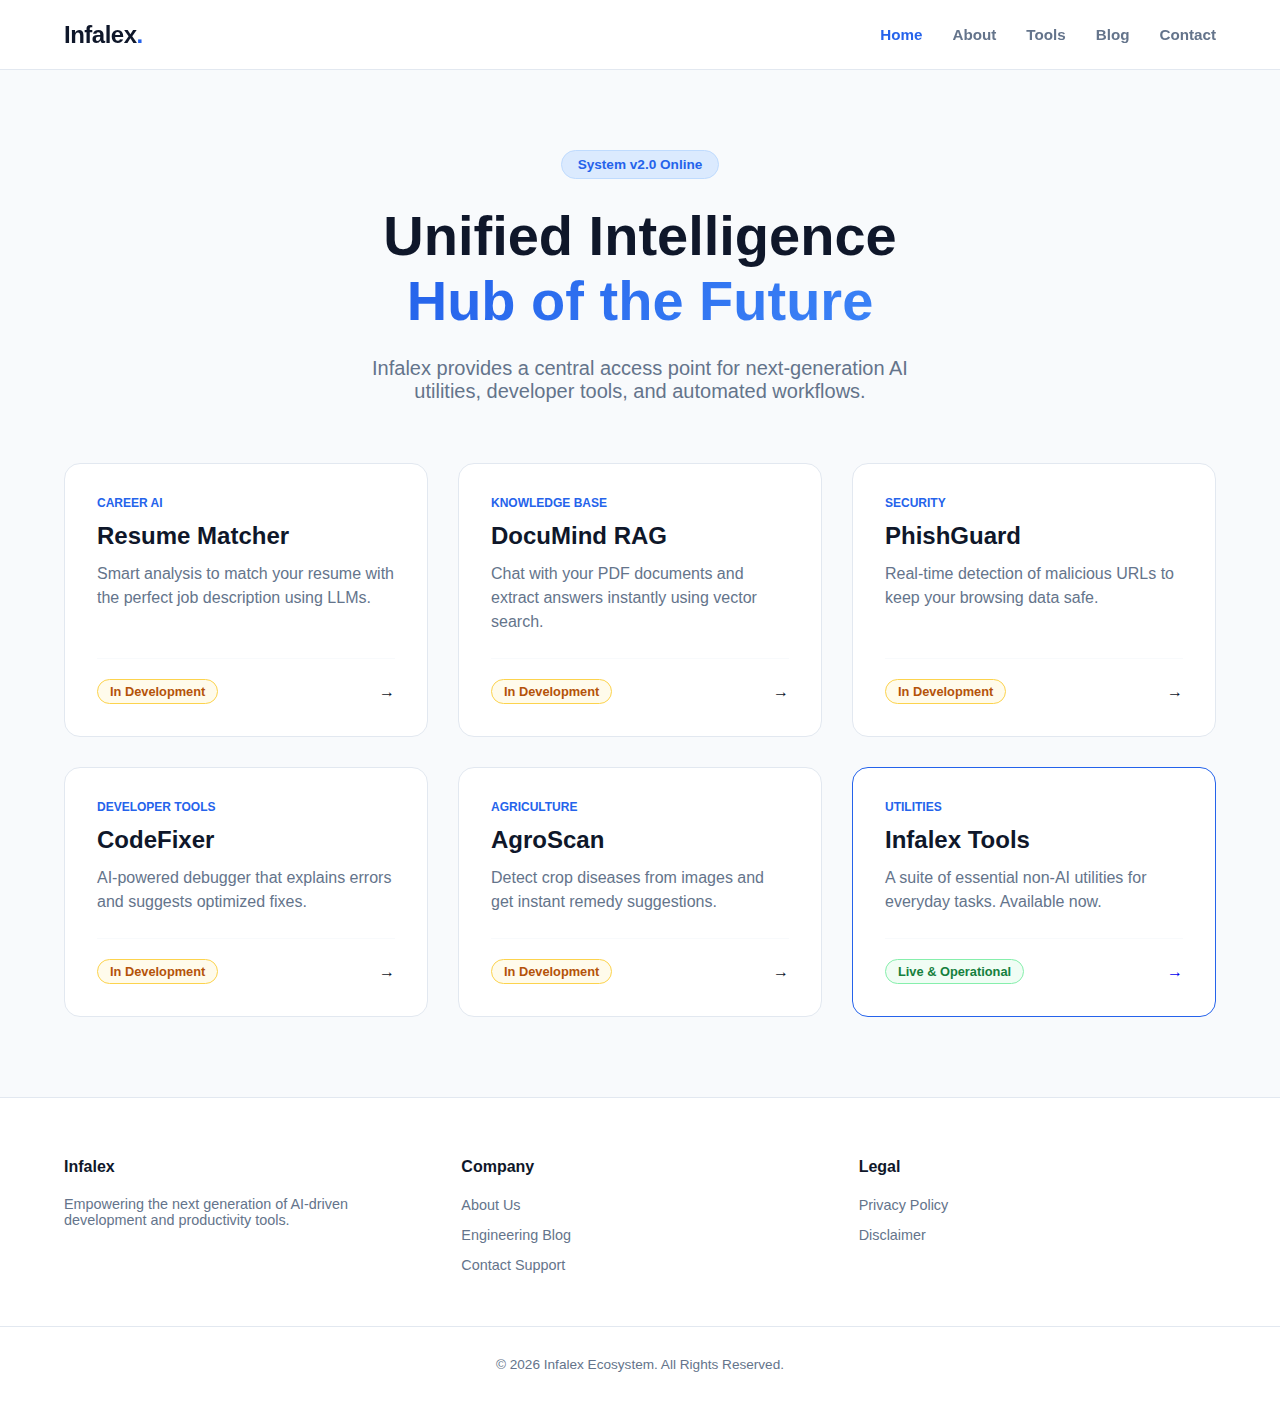
<file: index.html>
<!DOCTYPE html>
<html lang="en">
<head>
    <script async src="https://www.googletagmanager.com/gtag/js?id=G-162KWK3Q3L"></script>
    <script>
        window.dataLayer = window.dataLayer || [];
        function gtag() { dataLayer.push(arguments); }
        gtag('js', new Date());
        gtag('config', 'G-162KWK3Q3L');
    </script>
    <meta charset="UTF-8">
    <meta name="viewport" content="width=device-width, initial-scale=1.0">
    <title>Infalex | The AI Hub of the Future</title>
    <link rel="stylesheet" href="assets/css/style.css">
</head>
<body>

    <nav class="navbar">
        <div class="nav-container">
            <a href="index.html" class="nav-logo">Infalex<span>.</span></a>
            <div class="menu-toggle">☰</div>
            <ul class="nav-links">
                <li><a href="index.html" class="active">Home</a></li>
                <li><a href="about.html">About</a></li>
                <li><a href="https://tools.infalex.com">Tools</a></li>
                <li><a href="https://blog.infalex.com">Blog</a></li>
                <li><a href="contact.html">Contact</a></li>
            </ul>
        </div>
    </nav>

    <section class="hero">
        <div class="badge">System v2.0 Online</div>
        <h1>Unified Intelligence <br><span>Hub of the Future</span></h1>
        <p class="subtitle">Infalex provides a central access point for next-generation AI utilities, developer tools, and automated workflows.</p>
    </section>

    <div class="container">
        <div class="grid">

            <div class="card">
                <div class="card-header">
                    <span class="tag">Career AI</span>
                    <h3>Resume Matcher</h3>
                    <p>Smart analysis to match your resume with the perfect job description using LLMs.</p>
                </div>
                <div class="card-footer">
                    <span class="status dev">In Development</span>
                    <span class="arrow-icon">&rarr;</span>
                </div>
            </div>

            <div class="card">
                <div class="card-header">
                    <span class="tag">Knowledge Base</span>
                    <h3>DocuMind RAG</h3>
                    <p>Chat with your PDF documents and extract answers instantly using vector search.</p>
                </div>
                <div class="card-footer">
                    <span class="status dev">In Development</span>
                    <span class="arrow-icon">&rarr;</span>
                </div>
            </div>

            <div class="card">
                <div class="card-header">
                    <span class="tag">Security</span>
                    <h3>PhishGuard</h3>
                    <p>Real-time detection of malicious URLs to keep your browsing data safe.</p>
                </div>
                <div class="card-footer">
                    <span class="status dev">In Development</span>
                    <span class="arrow-icon">&rarr;</span>
                </div>
            </div>

            <div class="card">
                <div class="card-header">
                    <span class="tag">Developer Tools</span>
                    <h3>CodeFixer</h3>
                    <p>AI-powered debugger that explains errors and suggests optimized fixes.</p>
                </div>
                <div class="card-footer">
                    <span class="status dev">In Development</span>
                    <span class="arrow-icon">&rarr;</span>
                </div>
            </div>

            <div class="card">
                <div class="card-header">
                    <span class="tag">Agriculture</span>
                    <h3>AgroScan</h3>
                    <p>Detect crop diseases from images and get instant remedy suggestions.</p>
                </div>
                <div class="card-footer">
                    <span class="status dev">In Development</span>
                    <span class="arrow-icon">&rarr;</span>
                </div>
            </div>

            <a href="https://tools.infalex.com" style="text-decoration: none;">
                <div class="card" style="border-color: var(--primary);">
                    <div class="card-header">
                        <span class="tag">Utilities</span>
                        <h3>Infalex Tools</h3>
                        <p>A suite of essential non-AI utilities for everyday tasks. Available now.</p>
                    </div>
                    <div class="card-footer">
                        <span class="status live">Live & Operational</span>
                        <span class="arrow-icon" style="opacity: 1;">&rarr;</span>
                    </div>
                </div>
            </a>

        </div>
    </div>

    <footer>
        <div class="footer-container">
            <div class="footer-col">
                <h4>Infalex</h4>
                <p style="color: var(--text-muted); font-size: 0.9rem;">Empowering the next generation of AI-driven development and productivity tools.</p>
            </div>
            <div class="footer-col">
                <h4>Company</h4>
                <ul>
                    <li><a href="about.html">About Us</a></li>
                    <li><a href="https://blog.infalex.com">Engineering Blog</a></li>
                    <li><a href="contact.html">Contact Support</a></li>
                </ul>
            </div>
            <div class="footer-col">
                <h4>Legal</h4>
                <ul>
                    <li><a href="privacy.html">Privacy Policy</a></li>
                    <li><a href="disclaimer.html">Disclaimer</a></li>
                </ul>
            </div>
        </div>
        <div class="footer-bottom">
            <p>&copy; 2026 Infalex Ecosystem. All Rights Reserved.</p>
        </div>
    </footer>

    <script src="assets/js/script.js"></script>
</body>
</html>
</file>
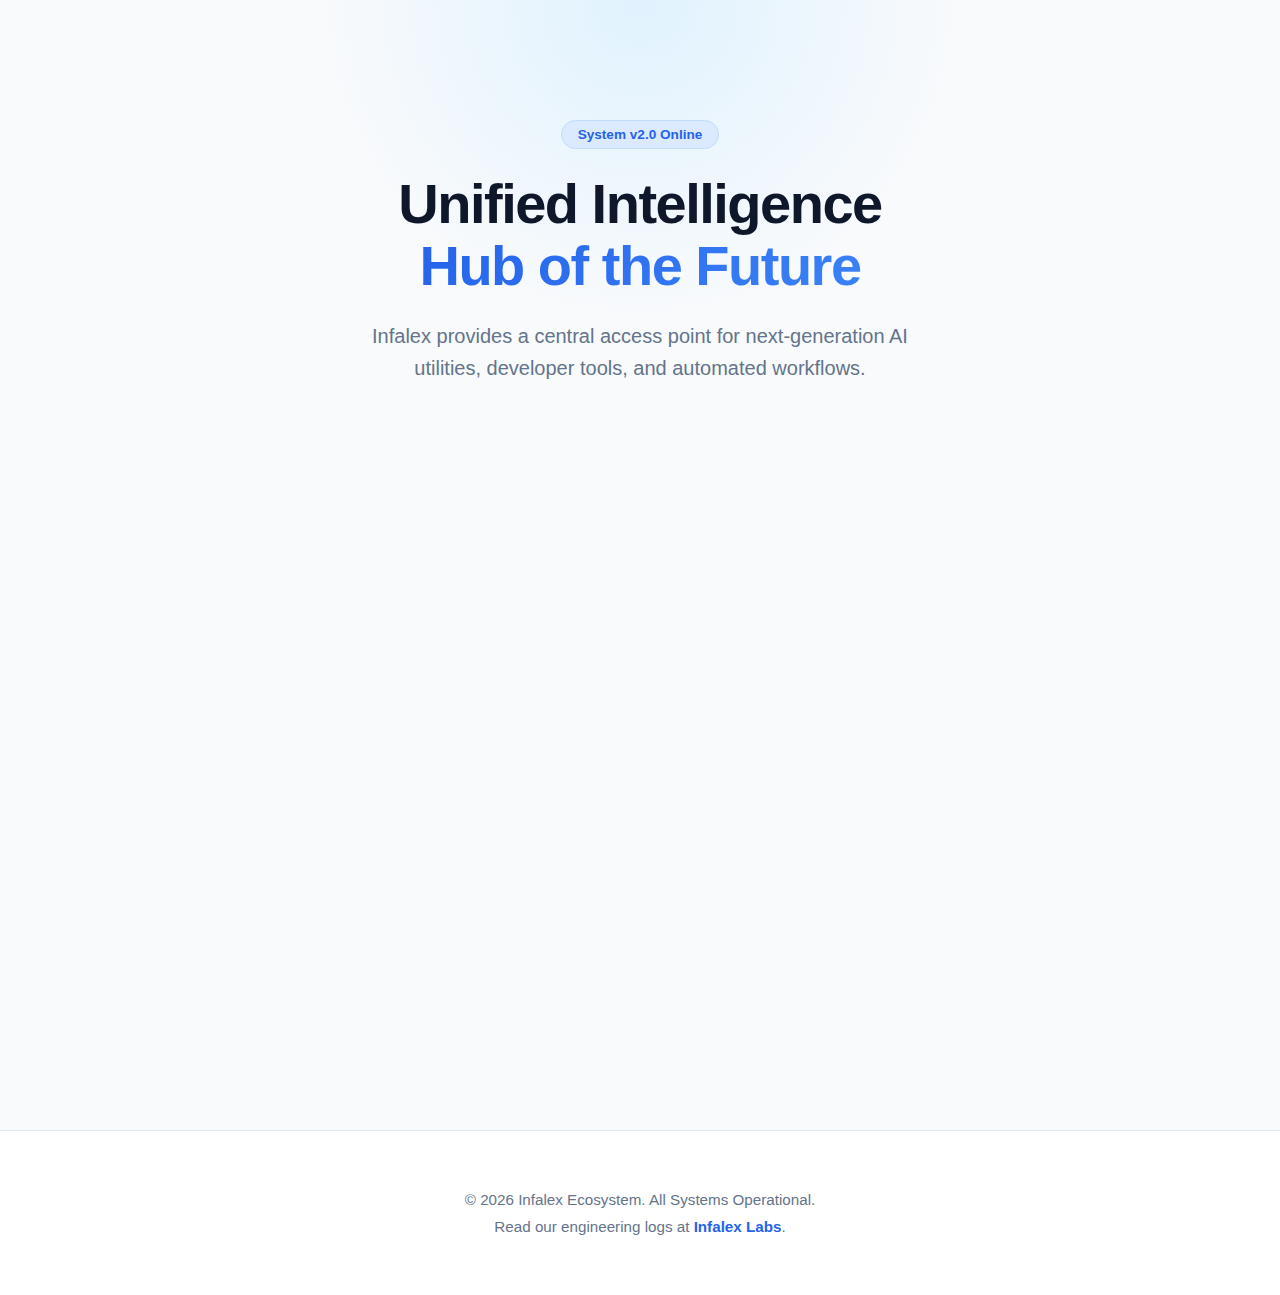
<file: infalex-hub/index.html>
<!DOCTYPE html>
<html lang="en">
<head>
    <meta charset="UTF-8">
    <meta name="viewport" content="width=device-width, initial-scale=1.0">
    <title>Infalex | The AI Hub of the Future</title>
    <style>
        /* --- CSS VARIABLES & RESET --- */
        :root {
            --primary: #2563eb;       /* Vibrant Blue */
            --primary-dark: #1e40af;  /* Darker Blue for Hover */
            --secondary: #3b82f6;     /* Lighter Blue */
            --bg-color: #f8fafc;      /* Very Light Blue/Grey Background */
            --surface: #ffffff;       /* White Cards */
            --text-main: #0f172a;     /* Dark Slate for Headings */
            --text-muted: #64748b;    /* Muted Grey for body text */
            --border: #e2e8f0;        /* Subtle Borders */
            --shadow-sm: 0 1px 3px rgba(0,0,0,0.05);
            --shadow-hover: 0 20px 25px -5px rgba(0,0,0,0.1), 0 10px 10px -5px rgba(0,0,0,0.04);
        }

        * { margin: 0; padding: 0; box-sizing: border-box; font-family: -apple-system, BlinkMacSystemFont, "Segoe UI", Roboto, Helvetica, Arial, sans-serif; }

        body {
            background-color: var(--bg-color);
            color: var(--text-main);
            min-height: 100vh;
            display: flex;
            flex-direction: column;
            overflow-x: hidden;
        }

        /* --- ANIMATIONS --- */
        @keyframes fadeUp {
            from { opacity: 0; transform: translateY(20px); }
            to { opacity: 1; transform: translateY(0); }
        }

        /* --- HERO SECTION --- */
        .hero {
            position: relative;
            padding: 120px 20px 80px;
            text-align: center;
            background: radial-gradient(circle at top center, #e0f2fe 0%, transparent 40%);
            animation: fadeUp 0.8s ease-out forwards;
        }

        .badge {
            display: inline-block;
            padding: 6px 16px;
            background: #dbeafe;
            color: var(--primary);
            border-radius: 50px;
            font-size: 0.85rem;
            font-weight: 600;
            margin-bottom: 24px;
            border: 1px solid #bfdbfe;
        }

        h1 {
            font-size: 3.5rem;
            font-weight: 800;
            letter-spacing: -1.5px;
            line-height: 1.1;
            margin-bottom: 24px;
            color: var(--text-main);
        }

        h1 span {
            background: linear-gradient(135deg, var(--primary) 0%, var(--secondary) 100%);
            -webkit-background-clip: text;
            -webkit-text-fill-color: transparent;
        }

        p.subtitle {
            font-size: 1.25rem;
            color: var(--text-muted);
            max-width: 600px;
            margin: 0 auto;
            line-height: 1.6;
        }

        /* --- GRID CONTAINER --- */
        .container {
            width: 90%;
            max-width: 1200px;
            margin: 0 auto;
            padding-bottom: 80px;
        }

        .grid {
            display: grid;
            grid-template-columns: repeat(auto-fit, minmax(320px, 1fr));
            gap: 30px;
            /* Staggered Animation for Grid */
            opacity: 0;
            animation: fadeUp 1s ease-out 0.3s forwards;
        }

        /* --- CARD DESIGN --- */
        .card {
            background: var(--surface);
            border: 1px solid var(--border);
            border-radius: 16px;
            padding: 32px;
            position: relative;
            transition: all 0.3s ease;
            box-shadow: var(--shadow-sm);
            cursor: default;
            display: flex;
            flex-direction: column;
            justify-content: space-between;
        }

        .card:hover {
            transform: translateY(-8px);
            box-shadow: var(--shadow-hover);
            border-color: #bfdbfe;
        }

        .card-header { margin-bottom: 16px; }

        .tag {
            font-size: 0.75rem;
            font-weight: 700;
            text-transform: uppercase;
            letter-spacing: 0.5px;
            color: var(--primary);
            margin-bottom: 12px;
            display: block;
        }

        .card h3 {
            font-size: 1.5rem;
            font-weight: 700;
            margin-bottom: 12px;
            color: var(--text-main);
            display: flex;
            align-items: center;
            gap: 10px;
        }

        .card p {
            color: var(--text-muted);
            font-size: 1rem;
            line-height: 1.5;
            margin-bottom: 24px;
        }

        /* --- STATUS & ACTION --- */
        .card-footer {
            display: flex;
            align-items: center;
            justify-content: space-between;
            margin-top: auto;
            border-top: 1px solid var(--bg-color);
            padding-top: 20px;
        }

        .status {
            font-size: 0.8rem;
            font-weight: 600;
            padding: 4px 12px;
            border-radius: 20px;
        }
        
        .status.dev { background: #fffbeb; color: #b45309; border: 1px solid #fcd34d; }
        .status.live { background: #f0fdf4; color: #15803d; border: 1px solid #86efac; }

        /* Animated Arrow */
        .arrow-icon {
            color: var(--primary);
            opacity: 0;
            transform: translateX(-10px);
            transition: all 0.3s ease;
            font-size: 1.2rem;
        }

        .card:hover .arrow-icon {
            opacity: 1;
            transform: translateX(0);
        }

        /* --- FOOTER --- */
        footer {
            margin-top: auto;
            padding: 60px 20px;
            text-align: center;
            background: #fff;
            border-top: 1px solid var(--border);
        }

        footer p { color: var(--text-muted); font-size: 0.95rem; }
        footer a { color: var(--primary); text-decoration: none; font-weight: 600; }
        footer a:hover { text-decoration: underline; }

        /* Responsive Fixes */
        @media (max-width: 768px) {
            h1 { font-size: 2.5rem; }
            .hero { padding: 80px 20px 60px; }
        }
    </style>
</head>
<body>

    <section class="hero">
        <div class="badge">System v2.0 Online</div>
        <h1>
            Unified Intelligence <br>
            <span>Hub of the Future</span>
        </h1>
        <p class="subtitle">
            Infalex provides a central access point for next-generation AI utilities, 
            developer tools, and automated workflows.
        </p>
    </section>

    <div class="container">
        <div class="grid">
            
            <div class="card">
                <div class="card-header">
                    <span class="tag">Career AI</span>
                    <h3>Resume Matcher</h3>
                    <p>Smart analysis to match your resume with the perfect job description using LLMs.</p>
                </div>
                <div class="card-footer">
                    <span class="status dev">In Development</span>
                    <span class="arrow-icon">&rarr;</span>
                </div>
            </div>

            <div class="card">
                <div class="card-header">
                    <span class="tag">Knowledge Base</span>
                    <h3>DocuMind RAG</h3>
                    <p>Chat with your PDF documents and extract answers instantly using vector search.</p>
                </div>
                <div class="card-footer">
                    <span class="status dev">In Development</span>
                    <span class="arrow-icon">&rarr;</span>
                </div>
            </div>

            <div class="card">
                <div class="card-header">
                    <span class="tag">Security</span>
                    <h3>PhishGuard</h3>
                    <p>Real-time detection of malicious URLs to keep your browsing data safe.</p>
                </div>
                <div class="card-footer">
                    <span class="status dev">In Development</span>
                    <span class="arrow-icon">&rarr;</span>
                </div>
            </div>

            <div class="card">
                <div class="card-header">
                    <span class="tag">Developer Tools</span>
                    <h3>CodeFixer</h3>
                    <p>AI-powered debugger that explains errors and suggests optimized fixes.</p>
                </div>
                <div class="card-footer">
                    <span class="status dev">In Development</span>
                    <span class="arrow-icon">&rarr;</span>
                </div>
            </div>

            <div class="card">
                <div class="card-header">
                    <span class="tag">Agriculture</span>
                    <h3>AgroScan</h3>
                    <p>Detect crop diseases from images and get instant remedy suggestions.</p>
                </div>
                <div class="card-footer">
                    <span class="status dev">In Development</span>
                    <span class="arrow-icon">&rarr;</span>
                </div>
            </div>

            <a href="https://tools.infalex.com" style="text-decoration: none;">
                <div class="card" style="border-color: var(--primary);">
                    <div class="card-header">
                        <span class="tag">Utilities</span>
                        <h3>Infalex Tools</h3>
                        <p>A suite of essential non-AI utilities for everyday tasks. Available now.</p>
                    </div>
                    <div class="card-footer">
                        <span class="status live">Live & Operational</span>
                        <span class="arrow-icon" style="opacity: 1;">&rarr;</span>
                    </div>
                </div>
            </a>

        </div>
    </div>

    <footer>
        <p>&copy; 2026 Infalex Ecosystem. All Systems Operational.</p>
        <p style="margin-top: 10px;">Read our engineering logs at <a href="https://blog.infalex.com">Infalex Labs</a>.</p>
    </footer>

</body>
</html>
</file>
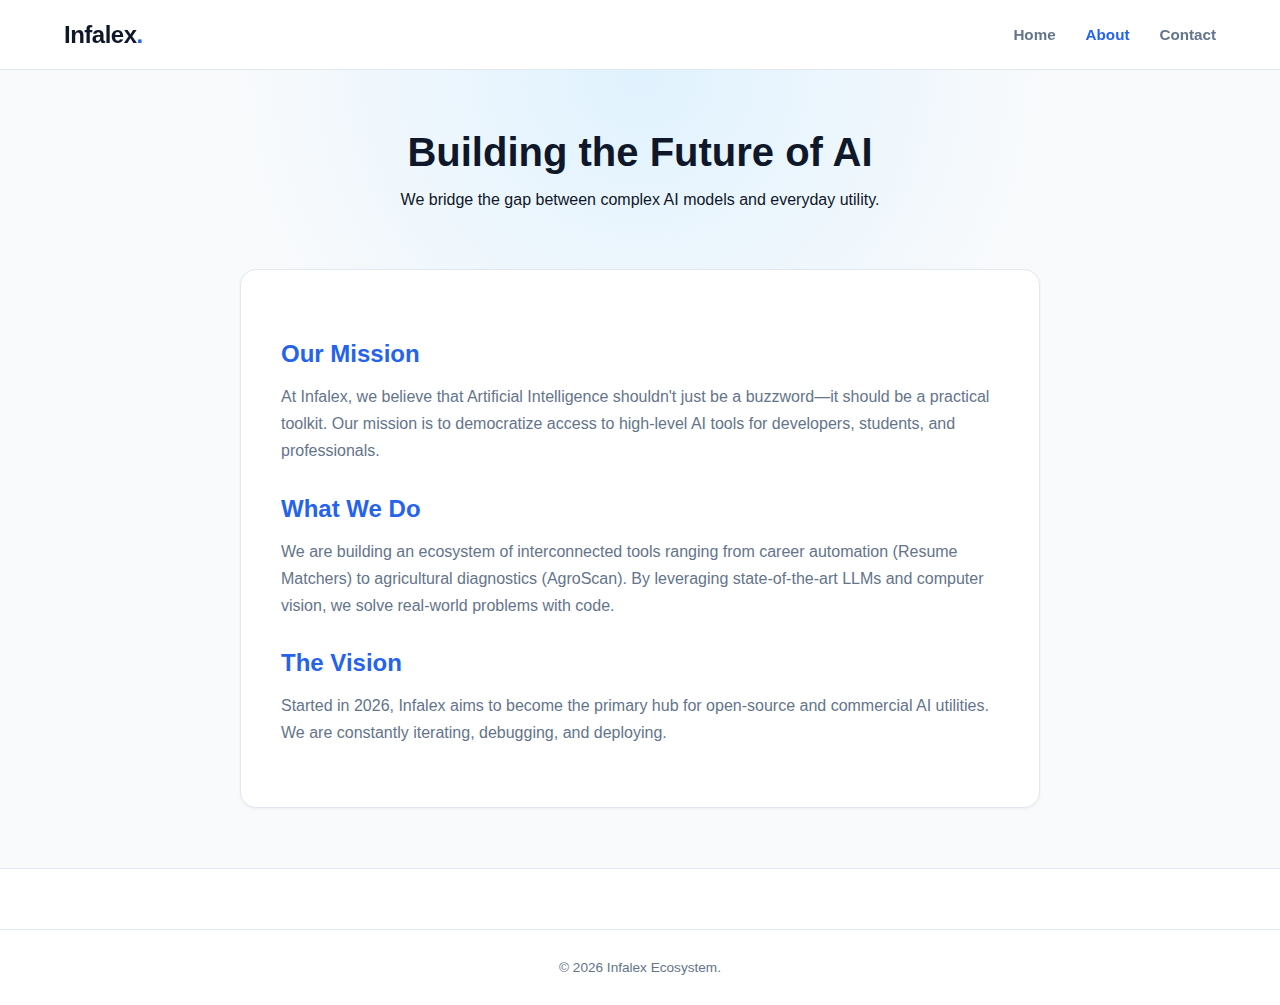
<file: about.html>
<!DOCTYPE html>
<html lang="en">
<head>
    <meta charset="UTF-8">
    <meta name="viewport" content="width=device-width, initial-scale=1.0">
    <title>About Us | Infalex</title>
    <link rel="stylesheet" href="assets/css/style.css">
</head>
<body>
    <nav class="navbar">
        <div class="nav-container">
            <a href="index.html" class="nav-logo">Infalex<span>.</span></a>
            <div class="menu-toggle">☰</div>
            <ul class="nav-links">
                <li><a href="index.html">Home</a></li>
                <li><a href="about.html" class="active">About</a></li>
                <li><a href="contact.html">Contact</a></li>
            </ul>
        </div>
    </nav>

    <header class="page-header">
        <h1>Building the Future of AI</h1>
        <p class="subtitle">We bridge the gap between complex AI models and everyday utility.</p>
    </header>

    <main class="content-section">
        <h2>Our Mission</h2>
        <p>At Infalex, we believe that Artificial Intelligence shouldn't just be a buzzword—it should be a practical toolkit. Our mission is to democratize access to high-level AI tools for developers, students, and professionals.</p>

        <h2>What We Do</h2>
        <p>We are building an ecosystem of interconnected tools ranging from career automation (Resume Matchers) to agricultural diagnostics (AgroScan). By leveraging state-of-the-art LLMs and computer vision, we solve real-world problems with code.</p>

        <h2>The Vision</h2>
        <p>Started in 2026, Infalex aims to become the primary hub for open-source and commercial AI utilities. We are constantly iterating, debugging, and deploying.</p>
    </main>

    <footer>
        <div class="footer-bottom"><p>&copy; 2026 Infalex Ecosystem.</p></div>
    </footer>
    <script src="assets/js/script.js"></script>
</body>
</html>
</file>
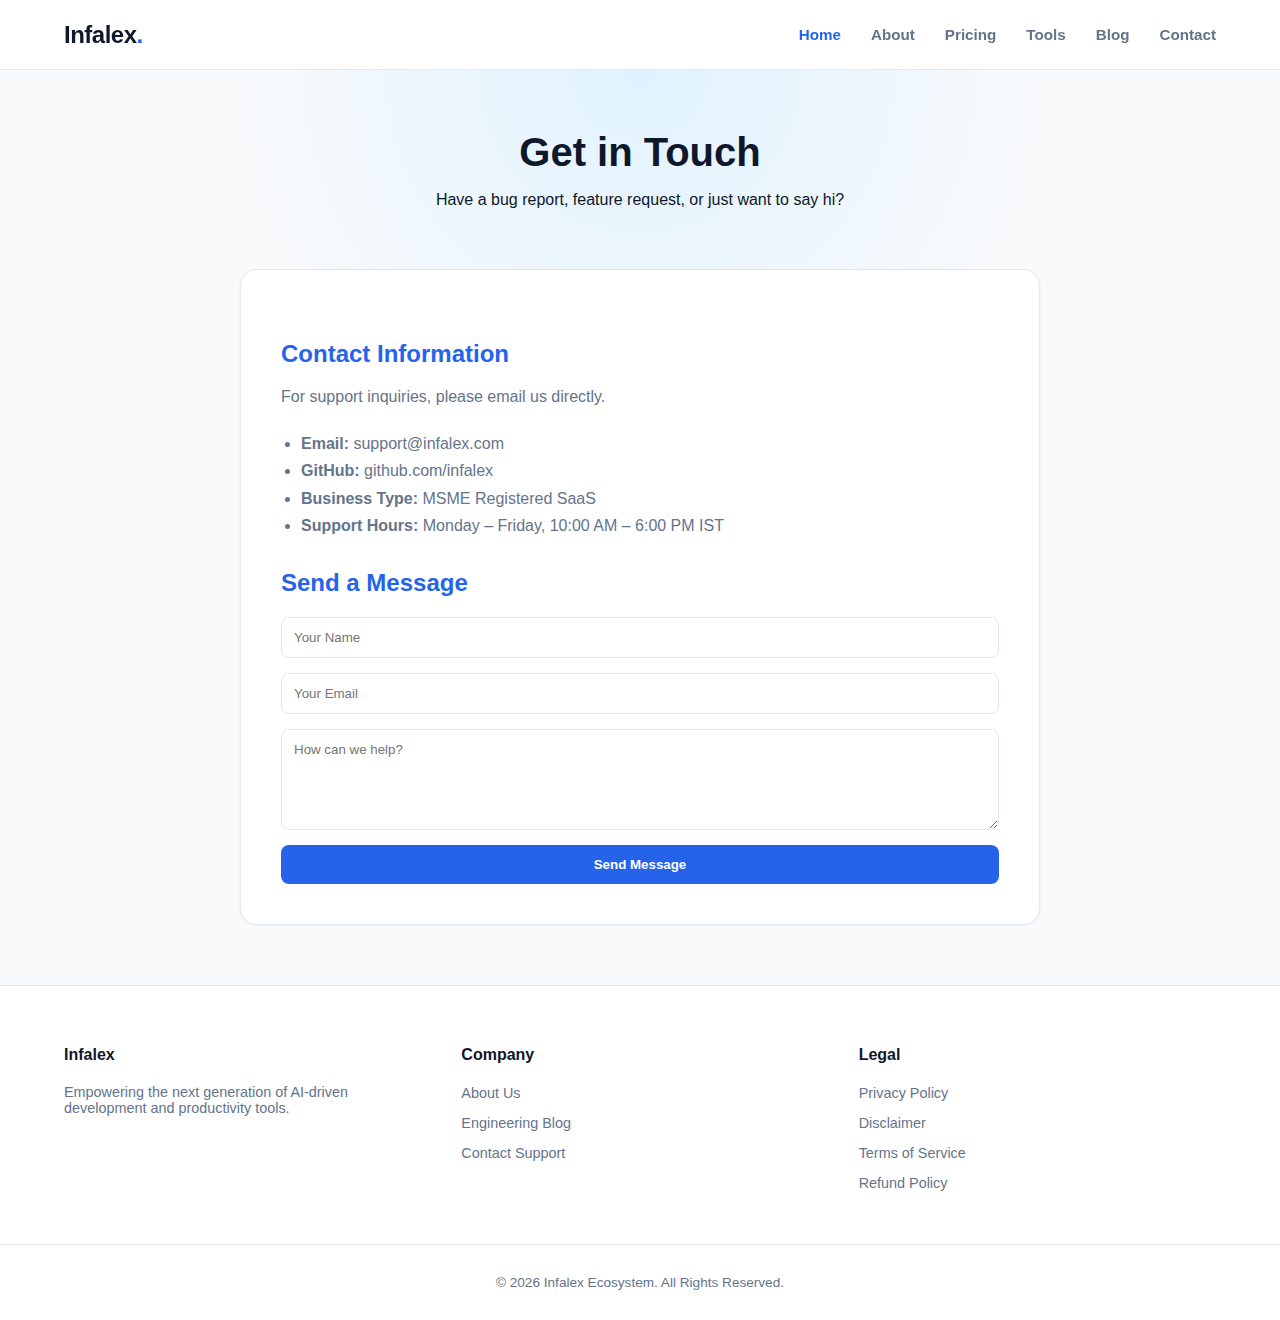
<file: contact.html>
<!DOCTYPE html>
<html lang="en">

<head>
    <meta charset="UTF-8">
    <meta name="viewport" content="width=device-width, initial-scale=1.0">
    <title>Contact | Infalex</title>
    <link rel="stylesheet" href="assets/css/style.css">
</head>

<body>
    <nav class="navbar">
        <div class="nav-container">
            <a href="index.html" class="nav-logo">Infalex<span>.</span></a>
            <div class="menu-toggle">☰</div>
            <ul class="nav-links">
                 <li><a href="index.html" class="active">Home</a></li>
                <li><a href="about.html">About</a></li>
                <li><a href="pricing.html">Pricing</a></li>
                <li><a href="https://tools.infalex.com">Tools</a></li>
                <li><a href="https://blog.infalex.com">Blog</a></li>
                <li><a href="contact.html">Contact</a></li>
            </ul>
        </div>
    </nav>

    <header class="page-header">
        <h1>Get in Touch</h1>
        <p class="subtitle">Have a bug report, feature request, or just want to say hi?</p>
    </header>

    <main class="content-section">
        <h2>Contact Information</h2>
        <p>For support inquiries, please email us directly.</p>
        <ul>
            <li><strong>Email:</strong> support@infalex.com</li>
            <li><strong>GitHub:</strong> github.com/infalex</li>
            <li><strong>Business Type:</strong> MSME Registered SaaS</li>
            <li><strong>Support Hours:</strong> Monday – Friday, 10:00 AM – 6:00 PM IST</li>

        </ul>

        <h2>Send a Message</h2>
        <form style="display: flex; flex-direction: column; gap: 15px; margin-top: 20px;">
            <input type="text" placeholder="Your Name"
                style="padding: 12px; border: 1px solid var(--border); border-radius: 8px;">
            <input type="email" placeholder="Your Email"
                style="padding: 12px; border: 1px solid var(--border); border-radius: 8px;">
            <textarea rows="5" placeholder="How can we help?"
                style="padding: 12px; border: 1px solid var(--border); border-radius: 8px;"></textarea>
            <button type="submit"
                style="padding: 12px; background: var(--primary); color: white; border: none; border-radius: 8px; cursor: pointer; font-weight: 600;">Send
                Message</button>
        </form>
    </main>

    <footer>
        <div class="footer-container">
            <div class="footer-col">
                <h4>Infalex</h4>
                <p style="color: var(--text-muted); font-size: 0.9rem;">Empowering the next generation of AI-driven
                    development and productivity tools.</p>
            </div>
            <div class="footer-col">
                <h4>Company</h4>
                <ul>
                    <li><a href="about.html">About Us</a></li>
                    <li><a href="https://blog.infalex.com">Engineering Blog</a></li>
                    <li><a href="contact.html">Contact Support</a></li>
                </ul>
            </div>
            <div class="footer-col">
                <h4>Legal</h4>
                <ul>
                    <li><a href="privacy.html">Privacy Policy</a></li>
                    <li><a href="disclaimer.html">Disclaimer</a></li>
                    <li><a href="terms.html">Terms of Service</a></li>
                    <li><a href="refund.html">Refund Policy</a></li>
                </ul>
            </div>
        </div>
        <div class="footer-bottom">
            <p>&copy; 2026 Infalex Ecosystem. All Rights Reserved.</p>
        </div>
    </footer>
    <script src="assets/js/script.js"></script>
</body>

</html>
</file>
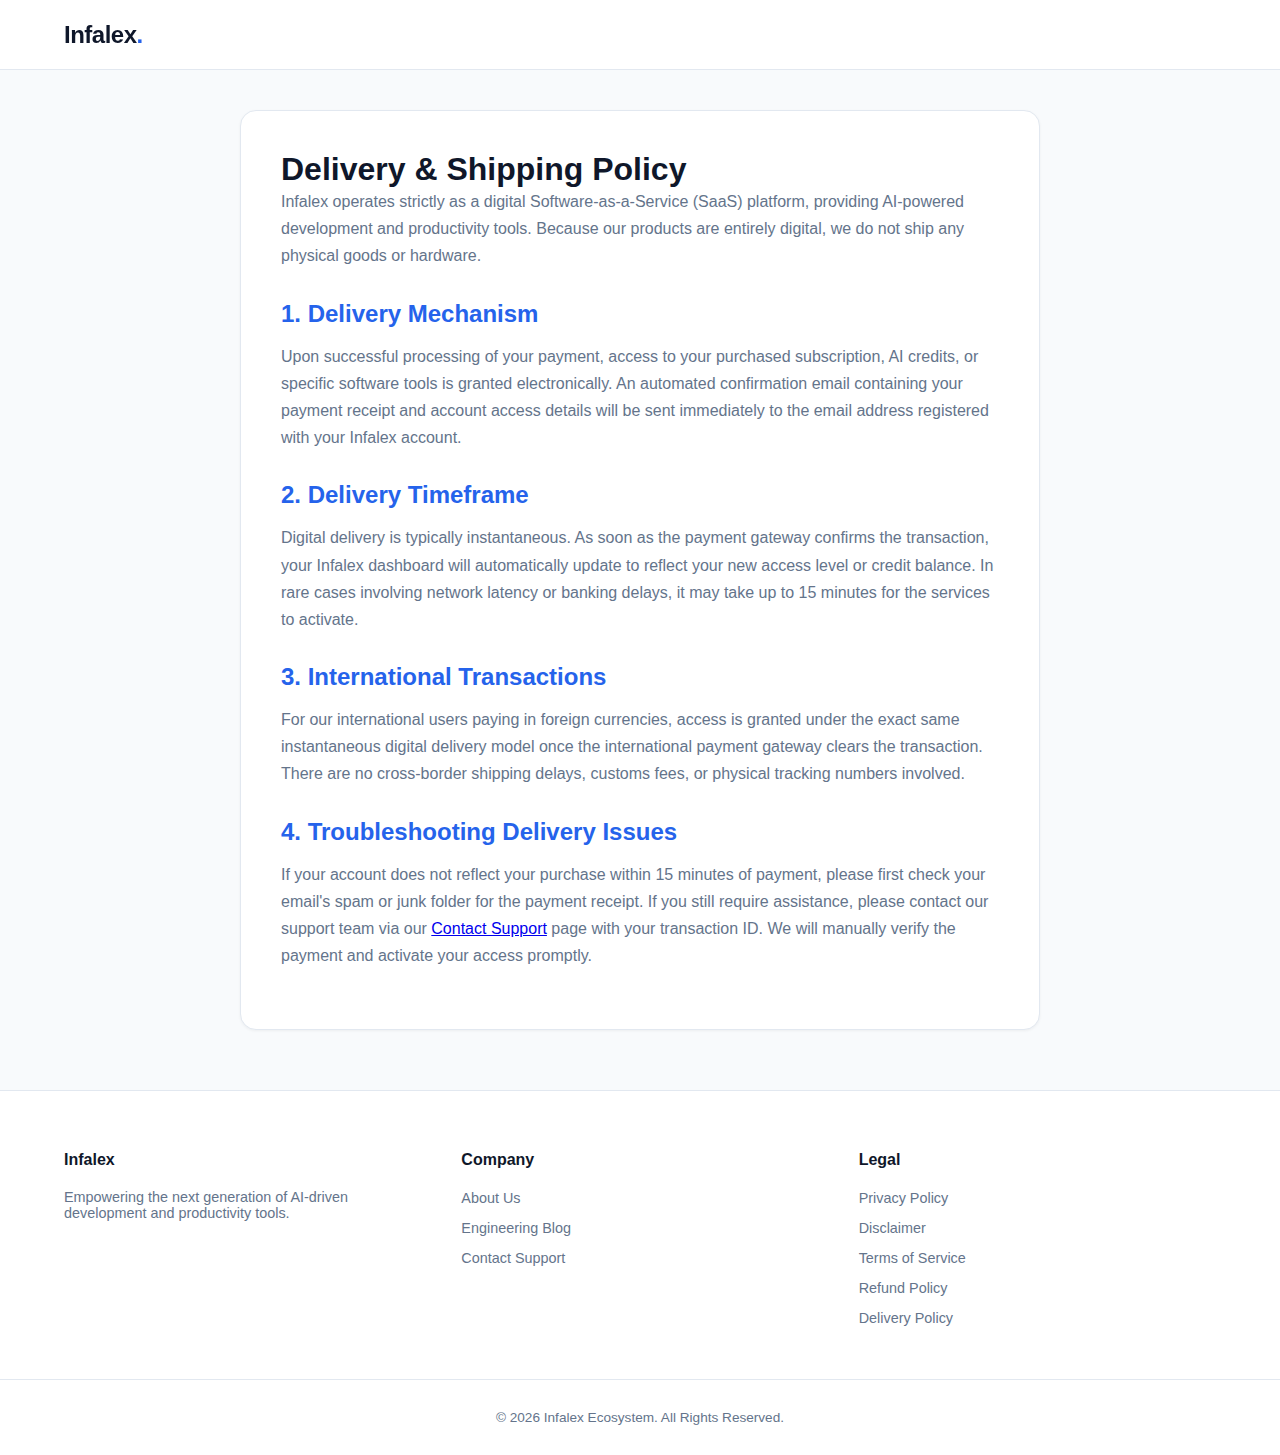
<file: delivery.html>
<!DOCTYPE html>
<html lang="en">

<head>
    <meta charset="UTF-8">
    <meta name="viewport" content="width=device-width, initial-scale=1.0">
    <title>Delivery & Shipping Policy | Infalex</title>
    <link rel="stylesheet" href="assets/css/style.css">
</head>

<body>
    <nav class="navbar">
        <div class="nav-container">
            <a href="index.html" class="nav-logo">Infalex<span>.</span></a>
        </div>
    </nav>

    <main class="content-section" style="margin-top:40px;">
        <h1>Delivery & Shipping Policy</h1>

        <p>
            Infalex operates strictly as a digital Software-as-a-Service (SaaS) platform, providing AI-powered development and productivity tools. Because our products are entirely digital, we do not ship any physical goods or hardware.
        </p>

        <h2>1. Delivery Mechanism</h2>
        <p>
            Upon successful processing of your payment, access to your purchased subscription, AI credits, or specific software tools is granted electronically. An automated confirmation email containing your payment receipt and account access details will be sent immediately to the email address registered with your Infalex account.
        </p>

        <h2>2. Delivery Timeframe</h2>
        <p>
            Digital delivery is typically instantaneous. As soon as the payment gateway confirms the transaction, your Infalex dashboard will automatically update to reflect your new access level or credit balance. In rare cases involving network latency or banking delays, it may take up to 15 minutes for the services to activate.
        </p>

        <h2>3. International Transactions</h2>
        <p>
            For our international users paying in foreign currencies, access is granted under the exact same instantaneous digital delivery model once the international payment gateway clears the transaction. There are no cross-border shipping delays, customs fees, or physical tracking numbers involved.
        </p>

        <h2>4. Troubleshooting Delivery Issues</h2>
        <p>
            If your account does not reflect your purchase within 15 minutes of payment, please first check your email's spam or junk folder for the payment receipt. If you still require assistance, please contact our support team via our <a href="contact.html">Contact Support</a> page with your transaction ID. We will manually verify the payment and activate your access promptly.
        </p>
    </main>

    <footer>
        <div class="footer-container">
            <div class="footer-col">
                <h4>Infalex</h4>
                <p style="color: var(--text-muted); font-size: 0.9rem;">Empowering the next generation of AI-driven
                    development and productivity tools.</p>
            </div>
            <div class="footer-col">
                <h4>Company</h4>
                <ul>
                    <li><a href="about.html">About Us</a></li>
                    <li><a href="https://blog.infalex.com">Engineering Blog</a></li>
                    <li><a href="contact.html">Contact Support</a></li>
                </ul>
            </div>
            <div class="footer-col">
                <h4>Legal</h4>
                <ul>
                    <li><a href="privacy.html">Privacy Policy</a></li>
                    <li><a href="disclaimer.html">Disclaimer</a></li>
                    <li><a href="terms.html">Terms of Service</a></li>
                    <li><a href="refund.html">Refund Policy</a></li>
                    <li><a href="delivery.html">Delivery Policy</a></li>
                </ul>
            </div>
        </div>
        <div class="footer-bottom">
            <p>&copy; 2026 Infalex Ecosystem. All Rights Reserved.</p>
        </div>
    </footer>
</body>

</html>
</file>
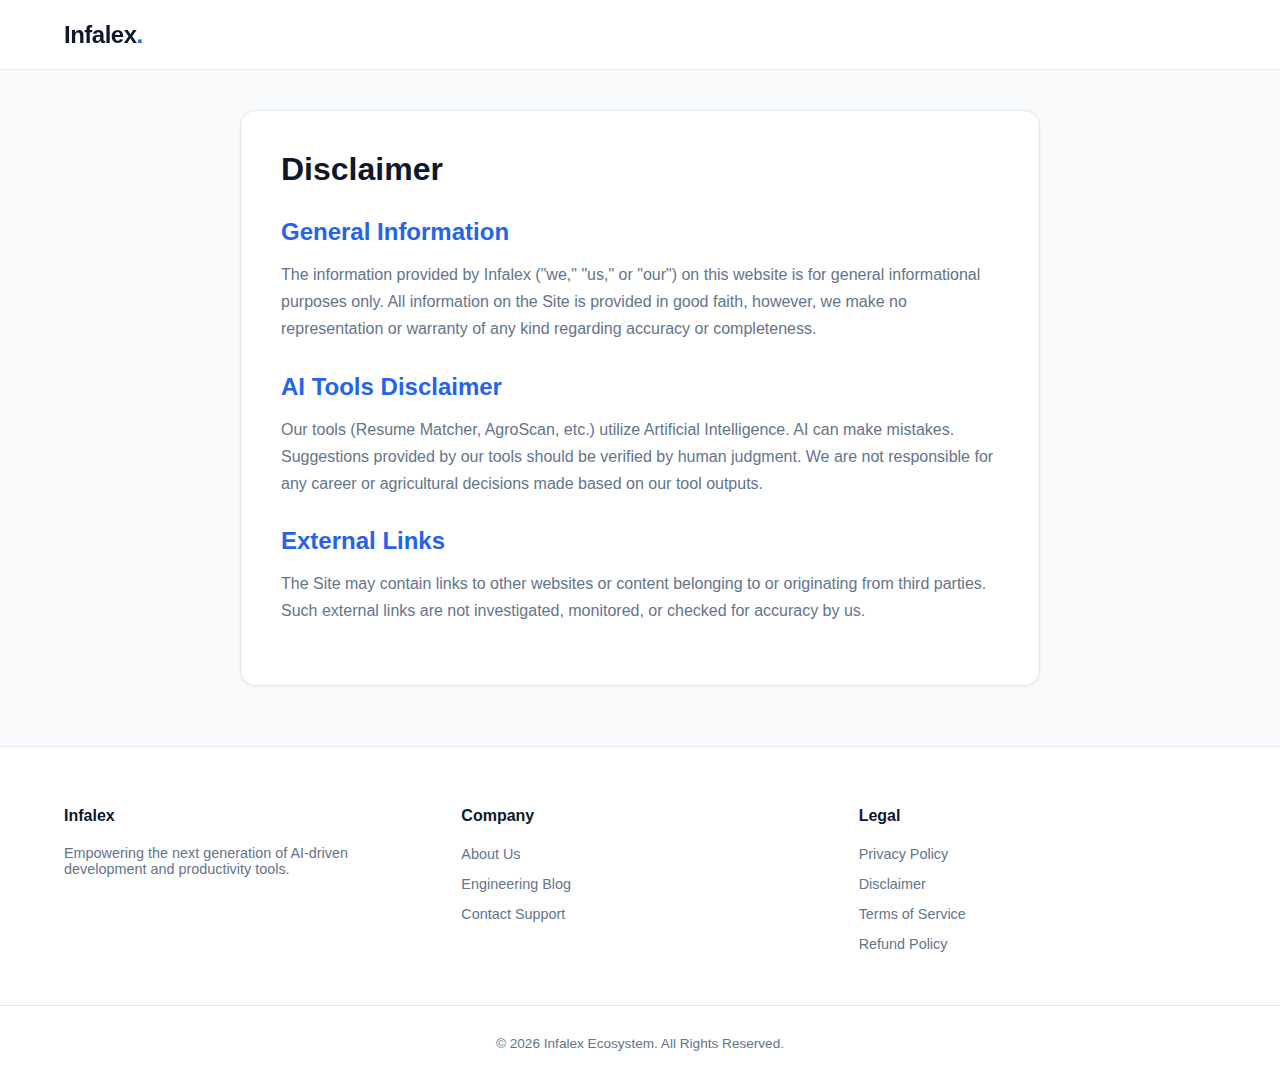
<file: disclaimer.html>
<!DOCTYPE html>
<html lang="en">

<head>
    <meta charset="UTF-8">
    <meta name="viewport" content="width=device-width, initial-scale=1.0">
    <title>Disclaimer | Infalex</title>
    <link rel="stylesheet" href="assets/css/style.css">
</head>

<body>
    <nav class="navbar">
        <div class="nav-container">
            <a href="index.html" class="nav-logo">Infalex<span>.</span></a>
        </div>
    </nav>

    <main class="content-section" style="margin-top: 40px;">
        <h1>Disclaimer</h1>

        <h2>General Information</h2>
        <p>The information provided by Infalex ("we," "us," or "our") on this website is for general informational
            purposes only. All information on the Site is provided in good faith, however, we make no representation or
            warranty of any kind regarding accuracy or completeness.</p>

        <h2>AI Tools Disclaimer</h2>
        <p>Our tools (Resume Matcher, AgroScan, etc.) utilize Artificial Intelligence. AI can make mistakes. Suggestions
            provided by our tools should be verified by human judgment. We are not responsible for any career or
            agricultural decisions made based on our tool outputs.</p>

        <h2>External Links</h2>
        <p>The Site may contain links to other websites or content belonging to or originating from third parties. Such
            external links are not investigated, monitored, or checked for accuracy by us.</p>
    </main>

    <footer>
        <div class="footer-container">
            <div class="footer-col">
                <h4>Infalex</h4>
                <p style="color: var(--text-muted); font-size: 0.9rem;">Empowering the next generation of AI-driven
                    development and productivity tools.</p>
            </div>
            <div class="footer-col">
                <h4>Company</h4>
                <ul>
                    <li><a href="about.html">About Us</a></li>
                    <li><a href="https://blog.infalex.com">Engineering Blog</a></li>
                    <li><a href="contact.html">Contact Support</a></li>
                </ul>
            </div>
            <div class="footer-col">
                <h4>Legal</h4>
                <ul>
                    <li><a href="privacy.html">Privacy Policy</a></li>
                    <li><a href="disclaimer.html">Disclaimer</a></li>
                    <li><a href="terms.html">Terms of Service</a></li>
                    <li><a href="refund.html">Refund Policy</a></li>
                </ul>
            </div>
        </div>
        <div class="footer-bottom">
            <p>&copy; 2026 Infalex Ecosystem. All Rights Reserved.</p>
        </div>
    </footer>
</body>

</html>
</file>
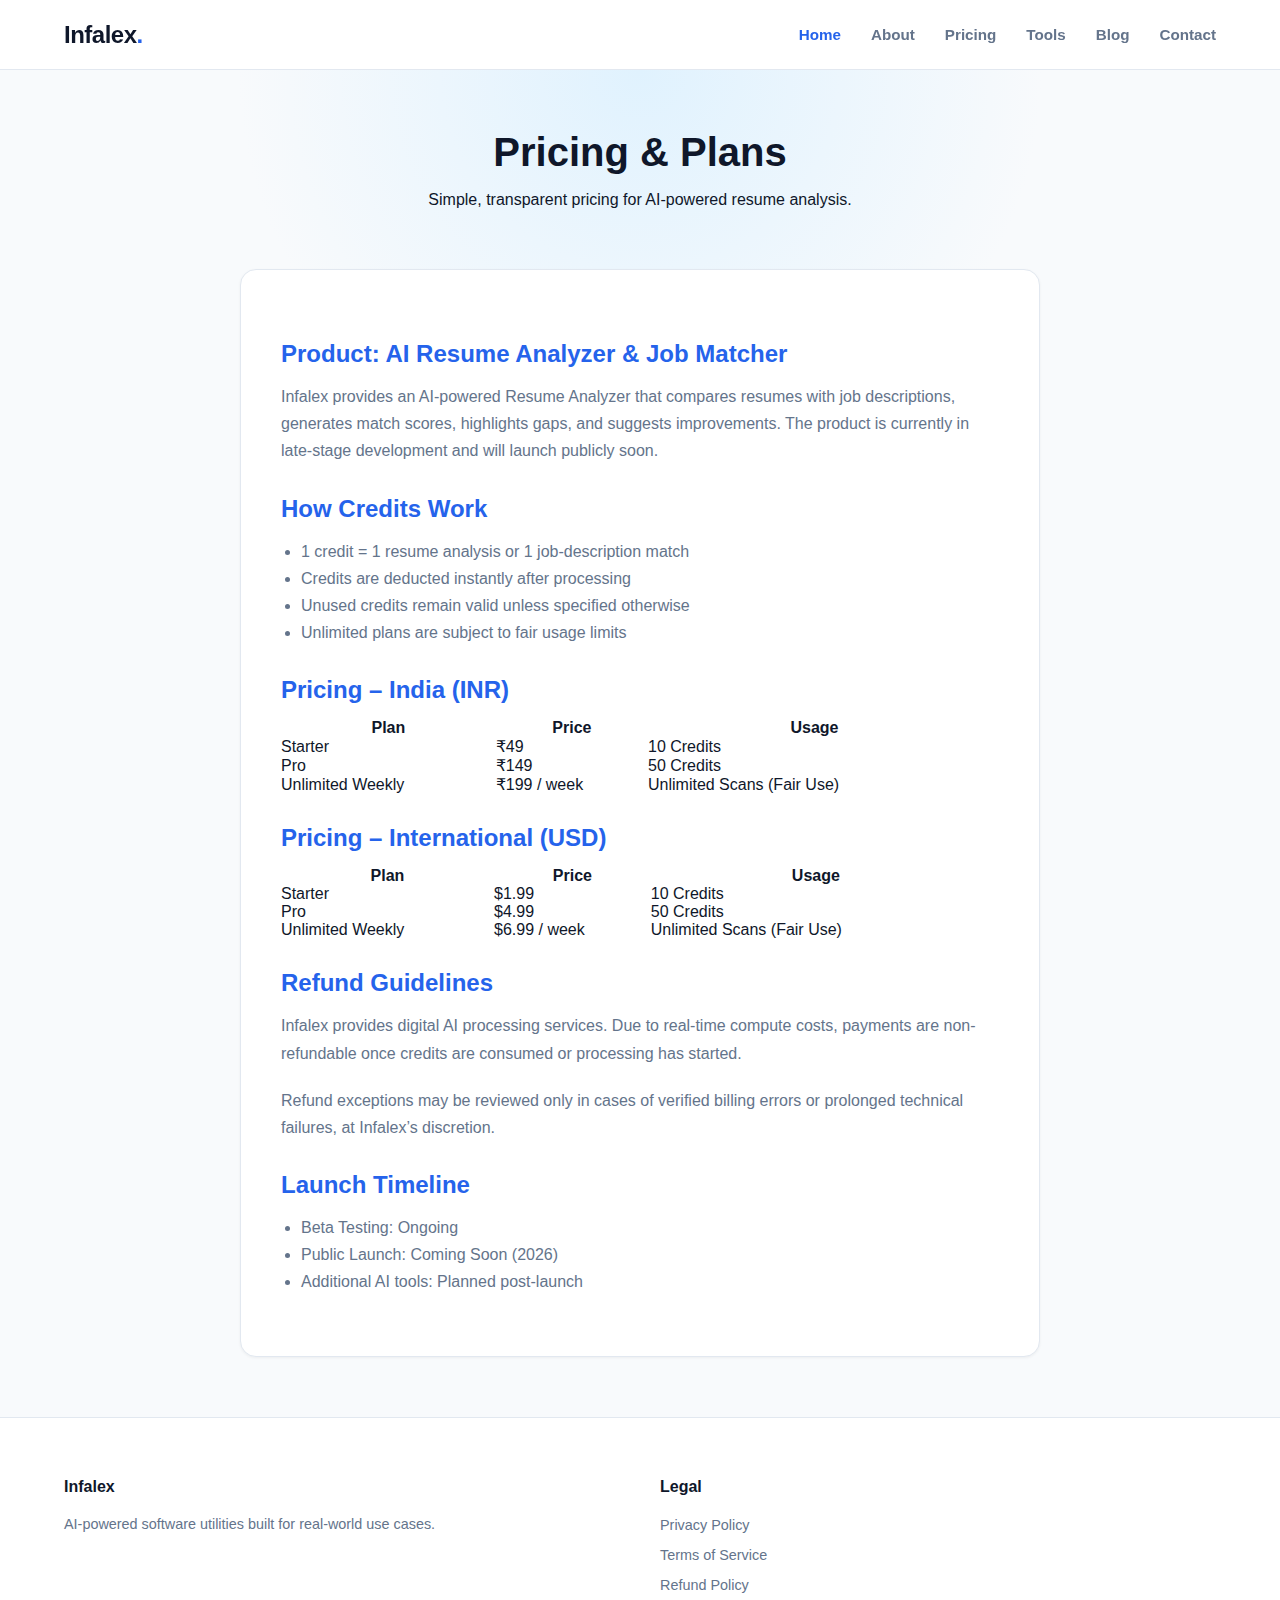
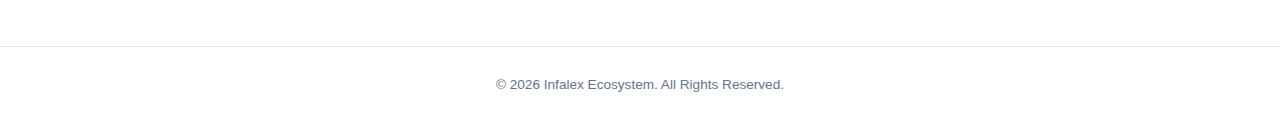
<file: pricing.html>
<!DOCTYPE html>
<html lang="en">
<head>
    <meta charset="UTF-8">
    <meta name="viewport" content="width=device-width, initial-scale=1.0">
    <title>Pricing | Infalex</title>
    <link rel="stylesheet" href="assets/css/style.css">
</head>

<body>
<nav class="navbar">
    <div class="nav-container">
        <a href="index.html" class="nav-logo">Infalex<span>.</span></a>
        <div class="menu-toggle">☰</div>
        <ul class="nav-links">
             <li><a href="index.html" class="active">Home</a></li>
                <li><a href="about.html">About</a></li>
                <li><a href="pricing.html">Pricing</a></li>
                <li><a href="https://tools.infalex.com">Tools</a></li>
                <li><a href="https://blog.infalex.com">Blog</a></li>
                <li><a href="contact.html">Contact</a></li>
        </ul>
    </div>
</nav>

<header class="page-header">
    <h1>Pricing & Plans</h1>
    <p class="subtitle">Simple, transparent pricing for AI-powered resume analysis.</p>
</header>

<main class="content-section">

    <h2>Product: AI Resume Analyzer & Job Matcher</h2>
    <p>
        Infalex provides an AI-powered Resume Analyzer that compares resumes with job descriptions,
        generates match scores, highlights gaps, and suggests improvements.
        The product is currently in late-stage development and will launch publicly soon.
    </p>

    <h2>How Credits Work</h2>
    <ul>
        <li>1 credit = 1 resume analysis or 1 job-description match</li>
        <li>Credits are deducted instantly after processing</li>
        <li>Unused credits remain valid unless specified otherwise</li>
        <li>Unlimited plans are subject to fair usage limits</li>
    </ul>

    <h2>Pricing – India (INR)</h2>
    <table style="width:100%; max-width:700px; border-collapse: collapse;">
        <tr>
            <th>Plan</th>
            <th>Price</th>
            <th>Usage</th>
        </tr>
        <tr>
            <td>Starter</td>
            <td>₹49</td>
            <td>10 Credits</td>
        </tr>
        <tr>
            <td>Pro</td>
            <td>₹149</td>
            <td>50 Credits</td>
        </tr>
        <tr>
            <td>Unlimited Weekly</td>
            <td>₹199 / week</td>
            <td>Unlimited Scans (Fair Use)</td>
        </tr>
    </table>

    <h2>Pricing – International (USD)</h2>
    <table style="width:100%; max-width:700px; border-collapse: collapse;">
        <tr>
            <th>Plan</th>
            <th>Price</th>
            <th>Usage</th>
        </tr>
        <tr>
            <td>Starter</td>
            <td>$1.99</td>
            <td>10 Credits</td>
        </tr>
        <tr>
            <td>Pro</td>
            <td>$4.99</td>
            <td>50 Credits</td>
        </tr>
        <tr>
            <td>Unlimited Weekly</td>
            <td>$6.99 / week</td>
            <td>Unlimited Scans (Fair Use)</td>
        </tr>
    </table>

    <h2>Refund Guidelines</h2>
    <p>
        Infalex provides digital AI processing services. Due to real-time compute costs,
        payments are non-refundable once credits are consumed or processing has started.
    </p>
    <p>
        Refund exceptions may be reviewed only in cases of verified billing errors or
        prolonged technical failures, at Infalex’s discretion.
    </p>

    <h2>Launch Timeline</h2>
    <ul>
        <li>Beta Testing: Ongoing</li>
        <li>Public Launch: Coming Soon (2026)</li>
        <li>Additional AI tools: Planned post-launch</li>
    </ul>

</main>

<footer>
    <div class="footer-container">
        <div class="footer-col">
            <h4>Infalex</h4>
            <p style="color: var(--text-muted); font-size: 0.9rem;">
                AI-powered software utilities built for real-world use cases.
            </p>
        </div>
        <div class="footer-col">
            <h4>Legal</h4>
            <ul>
                <li><a href="privacy.html">Privacy Policy</a></li>
                <li><a href="terms.html">Terms of Service</a></li>
                <li><a href="refund.html">Refund Policy</a></li>
            </ul>
        </div>
    </div>
    <div class="footer-bottom">
        <p>&copy; 2026 Infalex Ecosystem. All Rights Reserved.</p>
    </div>
</footer>

<script src="assets/js/script.js"></script>
</body>
</html>
</file>
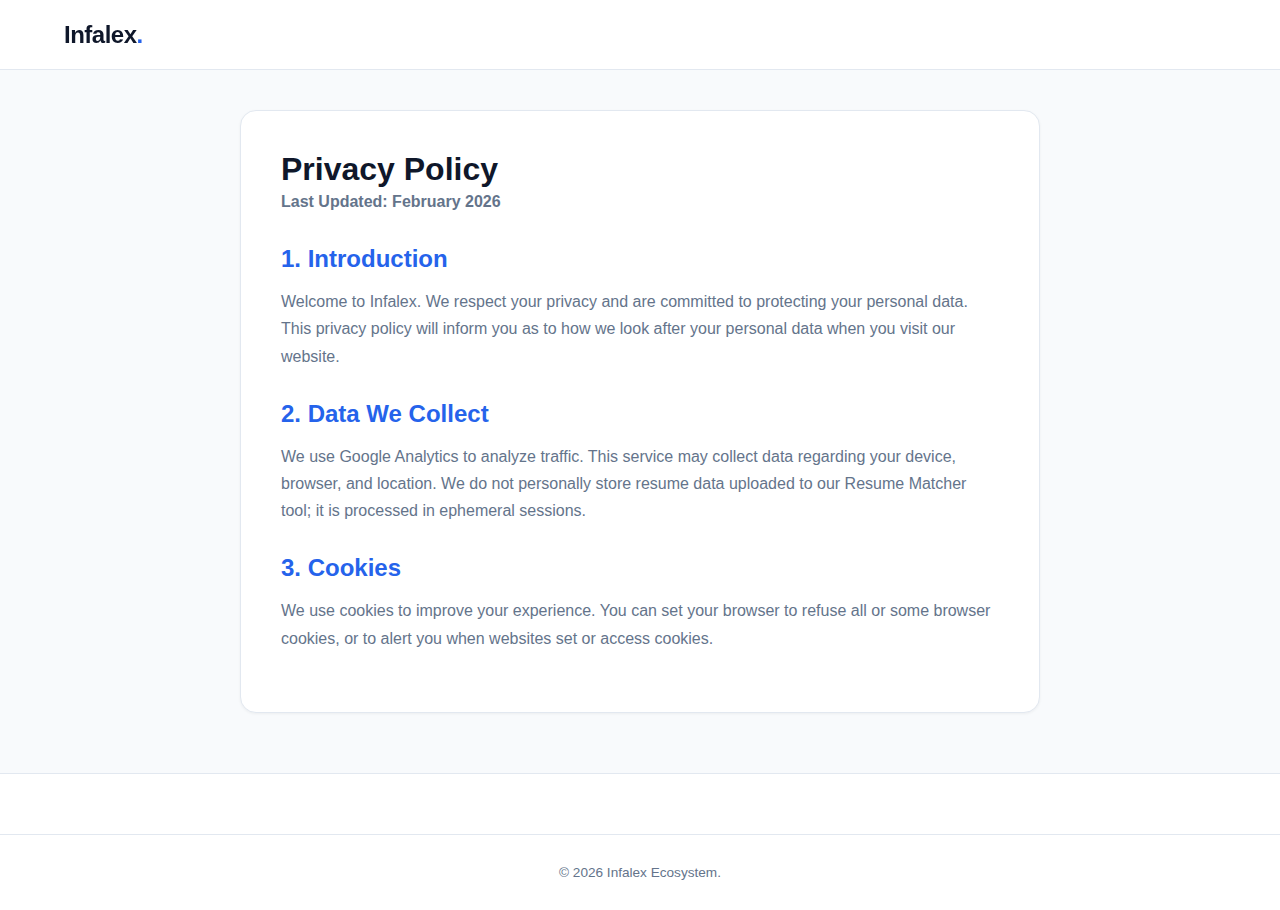
<file: privacy.html>
<!DOCTYPE html>
<html lang="en">
<head>
    <meta charset="UTF-8">
    <meta name="viewport" content="width=device-width, initial-scale=1.0">
    <title>Privacy Policy | Infalex</title>
    <link rel="stylesheet" href="assets/css/style.css">
</head>
<body>
    <nav class="navbar">
        <div class="nav-container">
            <a href="index.html" class="nav-logo">Infalex<span>.</span></a>
        </div>
    </nav>

    <main class="content-section" style="margin-top: 40px;">
        <h1>Privacy Policy</h1>
        <p><strong>Last Updated: February 2026</strong></p>
        
        <h2>1. Introduction</h2>
        <p>Welcome to Infalex. We respect your privacy and are committed to protecting your personal data. This privacy policy will inform you as to how we look after your personal data when you visit our website.</p>

        <h2>2. Data We Collect</h2>
        <p>We use Google Analytics to analyze traffic. This service may collect data regarding your device, browser, and location. We do not personally store resume data uploaded to our Resume Matcher tool; it is processed in ephemeral sessions.</p>

        <h2>3. Cookies</h2>
        <p>We use cookies to improve your experience. You can set your browser to refuse all or some browser cookies, or to alert you when websites set or access cookies.</p>
    </main>

    <footer>
        <div class="footer-bottom"><p>&copy; 2026 Infalex Ecosystem.</p></div>
    </footer>
</body>
</html>
</file>
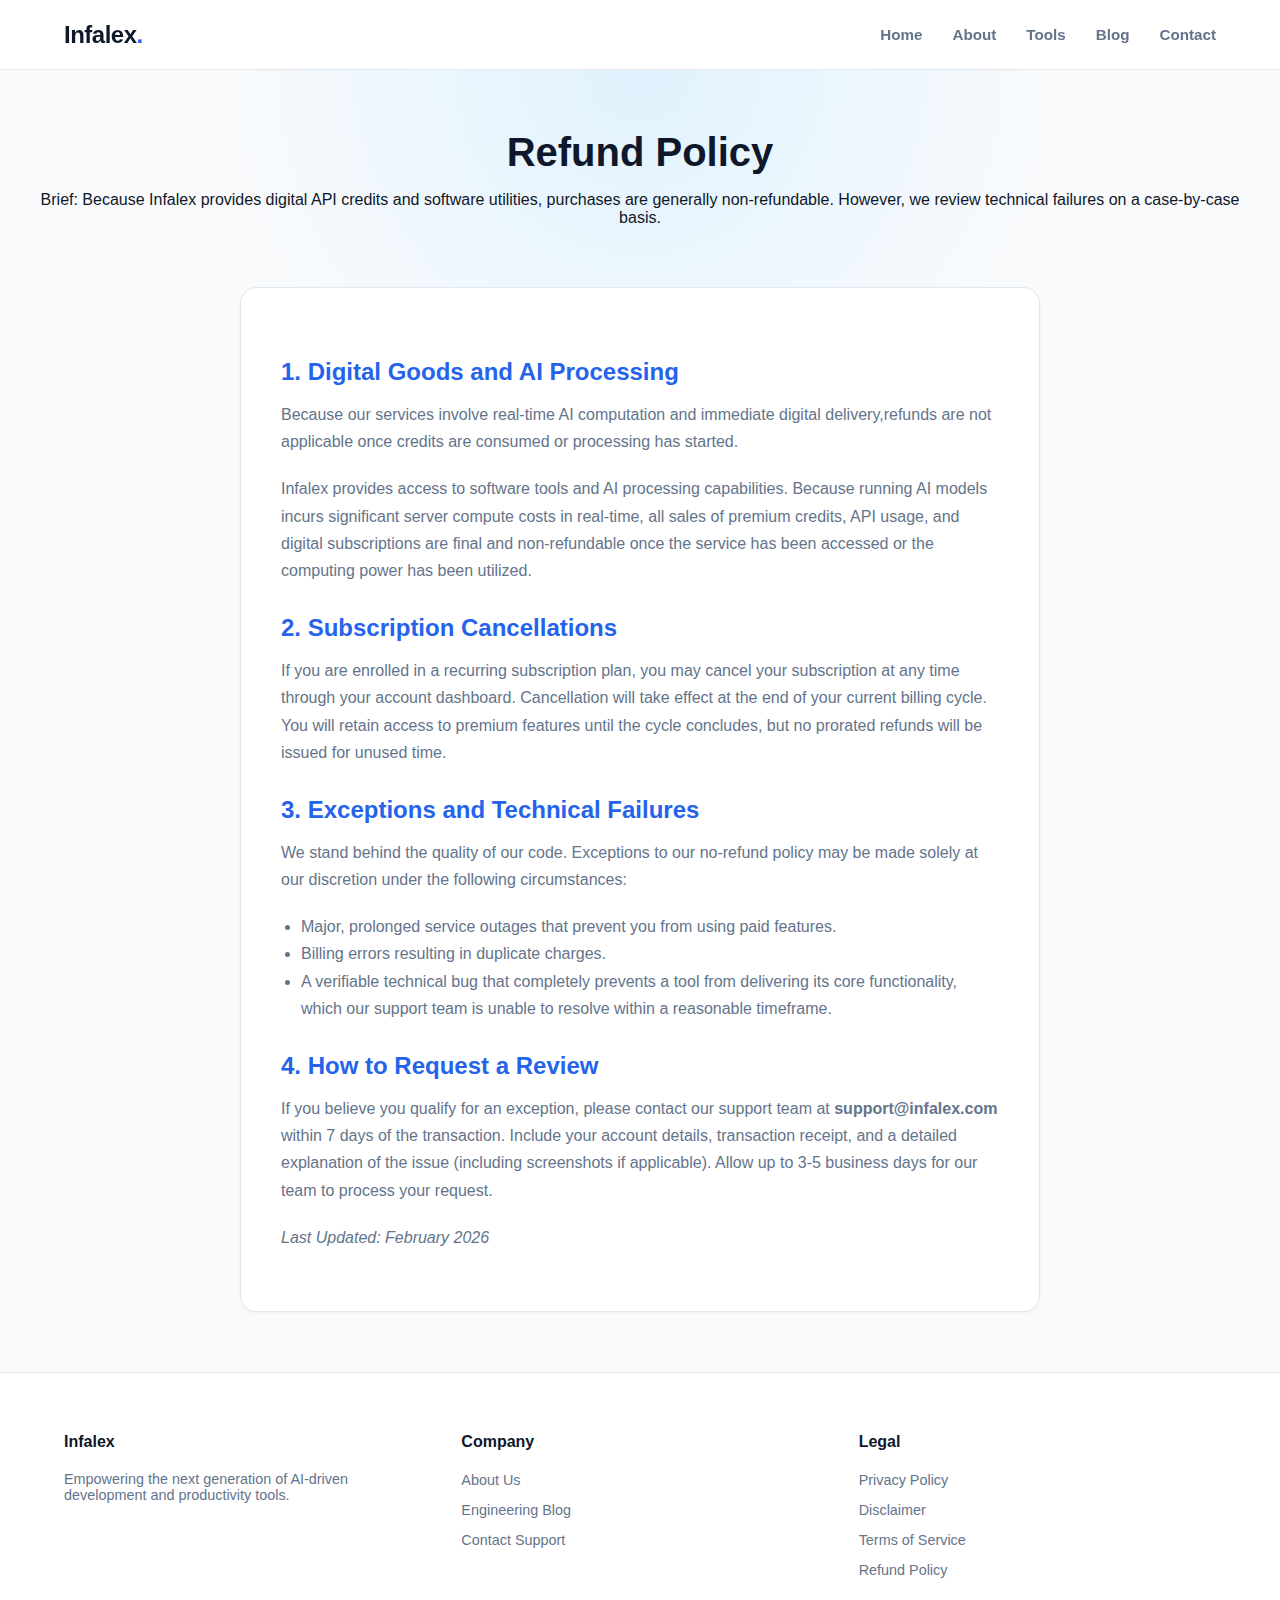
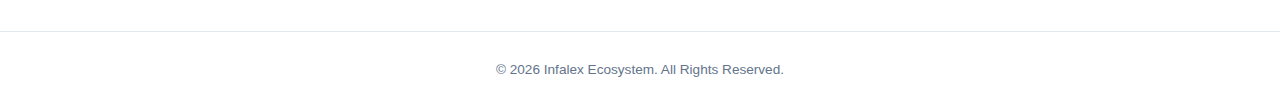
<file: refund.html>
<!DOCTYPE html>
<html lang="en">

<head>
    <script async src="https://www.googletagmanager.com/gtag/js?id=G-162KWK3Q3L"></script>
    <script>
        window.dataLayer = window.dataLayer || [];
        function gtag() { dataLayer.push(arguments); }
        gtag('js', new Date());
        gtag('config', 'G-162KWK3Q3L');
    </script>
    <meta charset="UTF-8">
    <meta name="viewport" content="width=device-width, initial-scale=1.0">
    <title>Refund Policy | Infalex</title>
    <link rel="stylesheet" href="assets/css/style.css">
</head>

<body>

    <nav class="navbar">
        <div class="nav-container">
            <a href="index.html" class="nav-logo">Infalex<span>.</span></a>
            <div class="menu-toggle">☰</div>
            <ul class="nav-links">
                <li><a href="index.html">Home</a></li>
                <li><a href="about.html">About</a></li>
                <li><a href="https://tools.infalex.com">Tools</a></li>
                <li><a href="https://blog.infalex.com">Blog</a></li>
                <li><a href="contact.html">Contact</a></li>
            </ul>
        </div>
    </nav>

    <header class="page-header">
        <h1>Refund Policy</h1>
        <p class="subtitle">Brief: Because Infalex provides digital API credits and software utilities, purchases are
            generally non-refundable. However, we review technical failures on a case-by-case basis.</p>
    </header>

    <main class="content-section">
        <h2>1. Digital Goods and AI Processing</h2>
        <p>Because our services involve real-time AI computation and immediate digital delivery,refunds are not
            applicable once credits are consumed or processing has started.</p>
        <p>Infalex provides access to software tools and AI processing capabilities. Because running AI models incurs
            significant server compute costs in real-time, all sales of premium credits, API usage, and digital
            subscriptions are final and non-refundable once the service has been accessed or the computing power has
            been utilized.</p>

        <h2>2. Subscription Cancellations</h2>
        <p>If you are enrolled in a recurring subscription plan, you may cancel your subscription at any time through
            your account dashboard. Cancellation will take effect at the end of your current billing cycle. You will
            retain access to premium features until the cycle concludes, but no prorated refunds will be issued for
            unused time.</p>

        <h2>3. Exceptions and Technical Failures</h2>
        <p>We stand behind the quality of our code. Exceptions to our no-refund policy may be made solely at our
            discretion under the following circumstances:</p>
        <ul>
            <li>Major, prolonged service outages that prevent you from using paid features.</li>
            <li>Billing errors resulting in duplicate charges.</li>
            <li>A verifiable technical bug that completely prevents a tool from delivering its core functionality, which
                our support team is unable to resolve within a reasonable timeframe.</li>
        </ul>

        <h2>4. How to Request a Review</h2>
        <p>If you believe you qualify for an exception, please contact our support team at
            <strong>support@infalex.com</strong> within 7 days of the transaction. Include your account details,
            transaction receipt, and a detailed explanation of the issue (including screenshots if applicable). Allow up
            to 3-5 business days for our team to process your request.
        </p>

        <p><em>Last Updated: February 2026</em></p>
    </main>

    <footer>
        <div class="footer-container">
            <div class="footer-col">
                <h4>Infalex</h4>
                <p style="color: var(--text-muted); font-size: 0.9rem;">Empowering the next generation of AI-driven
                    development and productivity tools.</p>
            </div>
            <div class="footer-col">
                <h4>Company</h4>
                <ul>
                    <li><a href="about.html">About Us</a></li>
                    <li><a href="https://blog.infalex.com">Engineering Blog</a></li>
                    <li><a href="contact.html">Contact Support</a></li>
                </ul>
            </div>
            <div class="footer-col">
                <h4>Legal</h4>
                <ul>
                    <li><a href="privacy.html">Privacy Policy</a></li>
                    <li><a href="disclaimer.html">Disclaimer</a></li>
                    <li><a href="terms.html">Terms of Service</a></li>
                    <li><a href="refund.html">Refund Policy</a></li>
                </ul>
            </div>
        </div>
        <div class="footer-bottom">
            <p>&copy; 2026 Infalex Ecosystem. All Rights Reserved.</p>
        </div>
    </footer>

    <script src="assets/js/script.js"></script>
</body>

</html>
</file>
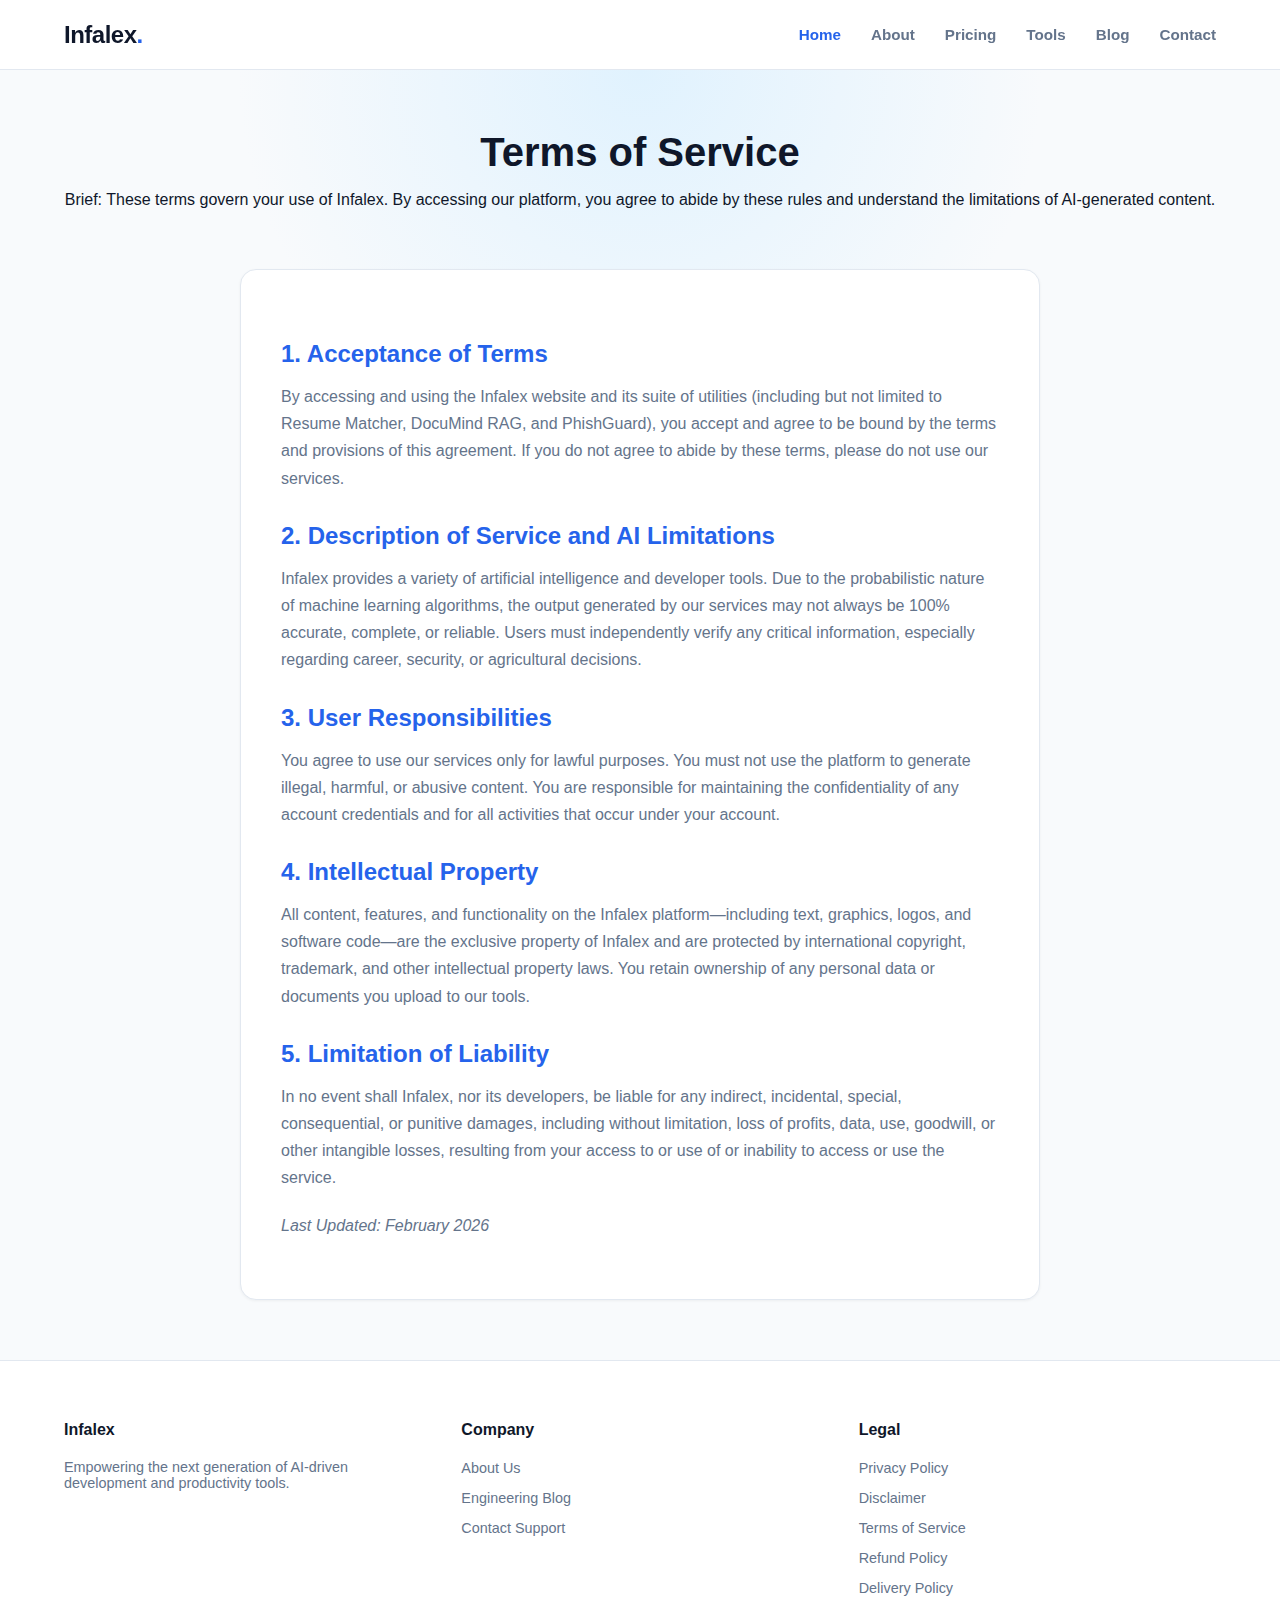
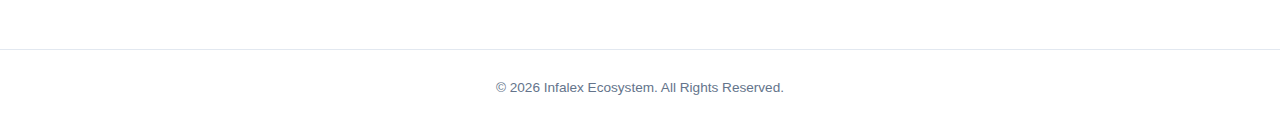
<file: terms.html>
<!DOCTYPE html>
<html lang="en">
<head>
    <script async src="https://www.googletagmanager.com/gtag/js?id=G-162KWK3Q3L"></script>
    <script>
        window.dataLayer = window.dataLayer || [];
        function gtag() { dataLayer.push(arguments); }
        gtag('js', new Date());
        gtag('config', 'G-162KWK3Q3L');
    </script>
    <meta charset="UTF-8">
    <meta name="viewport" content="width=device-width, initial-scale=1.0">
    <title>Terms of Service | Infalex</title>
    <link rel="stylesheet" href="assets/css/style.css">
</head>
<body>

    <nav class="navbar">
        <div class="nav-container">
            <a href="index.html" class="nav-logo">Infalex<span>.</span></a>
            <div class="menu-toggle">☰</div>
            <ul class="nav-links">
                <li><a href="index.html" class="active">Home</a></li>
                <li><a href="about.html">About</a></li>
                <li><a href="pricing.html">Pricing</a></li>
                <li><a href="https://tools.infalex.com">Tools</a></li>
                <li><a href="https://blog.infalex.com">Blog</a></li>
                <li><a href="contact.html">Contact</a></li>
            </ul>
        </div>
    </nav>

    <header class="page-header">
        <h1>Terms of Service</h1>
        <p class="subtitle">Brief: These terms govern your use of Infalex. By accessing our platform, you agree to abide by these rules and understand the limitations of AI-generated content.</p>
    </header>

    <main class="content-section">
        <h2>1. Acceptance of Terms</h2>
        <p>By accessing and using the Infalex website and its suite of utilities (including but not limited to Resume Matcher, DocuMind RAG, and PhishGuard), you accept and agree to be bound by the terms and provisions of this agreement. If you do not agree to abide by these terms, please do not use our services.</p>

        <h2>2. Description of Service and AI Limitations</h2>
        <p>Infalex provides a variety of artificial intelligence and developer tools. Due to the probabilistic nature of machine learning algorithms, the output generated by our services may not always be 100% accurate, complete, or reliable. Users must independently verify any critical information, especially regarding career, security, or agricultural decisions.</p>

        <h2>3. User Responsibilities</h2>
        <p>You agree to use our services only for lawful purposes. You must not use the platform to generate illegal, harmful, or abusive content. You are responsible for maintaining the confidentiality of any account credentials and for all activities that occur under your account.</p>

        <h2>4. Intellectual Property</h2>
        <p>All content, features, and functionality on the Infalex platform—including text, graphics, logos, and software code—are the exclusive property of Infalex and are protected by international copyright, trademark, and other intellectual property laws. You retain ownership of any personal data or documents you upload to our tools.</p>

        <h2>5. Limitation of Liability</h2>
        <p>In no event shall Infalex, nor its developers, be liable for any indirect, incidental, special, consequential, or punitive damages, including without limitation, loss of profits, data, use, goodwill, or other intangible losses, resulting from your access to or use of or inability to access or use the service.</p>
        
        <p><em>Last Updated: February 2026</em></p>
    </main>

    <footer>
        <div class="footer-container">
            <div class="footer-col">
                <h4>Infalex</h4>
                <p style="color: var(--text-muted); font-size: 0.9rem;">Empowering the next generation of AI-driven development and productivity tools.</p>
            </div>
            <div class="footer-col">
                <h4>Company</h4>
                <ul>
                    <li><a href="about.html">About Us</a></li>
                    <li><a href="https://blog.infalex.com">Engineering Blog</a></li>
                    <li><a href="contact.html">Contact Support</a></li>
                </ul>
            </div>
            <div class="footer-col">
                <h4>Legal</h4>
                <ul>
                    <li><a href="privacy.html">Privacy Policy</a></li>
                    <li><a href="disclaimer.html">Disclaimer</a></li>
                    <li><a href="terms.html">Terms of Service</a></li>
                    <li><a href="refund.html">Refund Policy</a></li>
                    <li><a href="delivery.html">Delivery Policy</a></li>
                </ul>
            </div>
        </div>
        <div class="footer-bottom">
            <p>&copy; 2026 Infalex Ecosystem. All Rights Reserved.</p>
        </div>
    </footer>

    <script src="assets/js/script.js"></script>
</body>
</html>
</file>
<file: assets/css/style.css>
/* --- CSS VARIABLES & RESET --- */
:root {
    --primary: #2563eb;
    /* Vibrant Blue */
    --primary-dark: #1e40af;
    /* Darker Blue */
    --secondary: #3b82f6;
    /* Lighter Blue */
    --bg-color: #f8fafc;
    /* Light Background */
    --surface: #ffffff;
    /* White Cards */
    --text-main: #0f172a;
    /* Dark Slate */
    --text-muted: #64748b;
    /* Muted Grey */
    --border: #e2e8f0;
    /* Borders */
    --shadow-sm: 0 1px 3px rgba(0, 0, 0, 0.05);
    --shadow-hover: 0 20px 25px -5px rgba(0, 0, 0, 0.1), 0 10px 10px -5px rgba(0, 0, 0, 0.04);
}

* {
    margin: 0;
    padding: 0;
    box-sizing: border-box;
    font-family: -apple-system, BlinkMacSystemFont, "Segoe UI", Roboto, sans-serif;
}

body {
    background-color: var(--bg-color);
    color: var(--text-main);
    min-height: 100vh;
    display: flex;
    flex-direction: column;
    overflow-x: hidden;
    padding-top: 70px;
    /* Space for fixed navbar */
}

/* --- NAVBAR --- */
.navbar {
    position: fixed;
    top: 0;
    left: 0;
    width: 100%;
    background: rgba(255, 255, 255, 0.95);
    backdrop-filter: blur(10px);
    border-bottom: 1px solid var(--border);
    z-index: 1000;
    height: 70px;
    display: flex;
    align-items: center;
}

.nav-container {
    width: 90%;
    max-width: 1200px;
    margin: 0 auto;
    display: flex;
    justify-content: space-between;
    align-items: center;
}

.nav-logo {
    font-size: 1.5rem;
    font-weight: 800;
    color: var(--text-main);
    text-decoration: none;
    letter-spacing: -0.5px;
}

.nav-logo span {
    color: var(--primary);
}

.nav-links {
    display: flex;
    gap: 30px;
    list-style: none;
}

.nav-links a {
    text-decoration: none;
    color: var(--text-muted);
    font-weight: 600;
    font-size: 0.95rem;
    transition: color 0.3s ease;
}

.nav-links a:hover,
.nav-links a.active {
    color: var(--primary);
}

/* Mobile Menu Button */
.menu-toggle {
    display: none;
    font-size: 1.5rem;
    cursor: pointer;
    color: var(--text-main);
}

/* --- PAGE CONTENT STYLES --- */
.page-header {
    background: radial-gradient(circle at top center, #e0f2fe 0%, transparent 60%);
    padding: 60px 20px;
    text-align: center;
}

.page-header h1 {
    font-size: 2.5rem;
    color: var(--text-main);
    margin-bottom: 16px;
}

.content-section {
    width: 90%;
    max-width: 800px;
    /* Narrower for reading */
    margin: 0 auto 60px;
    background: var(--surface);
    padding: 40px;
    border-radius: 16px;
    border: 1px solid var(--border);
    box-shadow: var(--shadow-sm);
}

.content-section h2 {
    color: var(--primary);
    margin-top: 30px;
    margin-bottom: 15px;
    font-size: 1.5rem;
}

.content-section p,
.content-section ul {
    line-height: 1.7;
    color: var(--text-muted);
    margin-bottom: 20px;
}

.content-section ul {
    padding-left: 20px;
}

/* --- FOOTER --- */
footer {
    background: var(--surface);
    border-top: 1px solid var(--border);
    padding: 60px 0 30px;
    margin-top: auto;
}

.footer-container {
    width: 90%;
    max-width: 1200px;
    margin: 0 auto;
    display: grid;
    grid-template-columns: repeat(auto-fit, minmax(200px, 1fr));
    gap: 40px;
    padding-bottom: 40px;
}

.footer-col h4 {
    color: var(--text-main);
    margin-bottom: 20px;
    font-weight: 700;
}

.footer-col ul {
    list-style: none;
}

.footer-col ul li {
    margin-bottom: 12px;
}

.footer-col ul li a {
    text-decoration: none;
    color: var(--text-muted);
    font-size: 0.9rem;
    transition: color 0.2s;
}

.footer-col ul li a:hover {
    color: var(--primary);
}

.footer-bottom {
    border-top: 1px solid var(--border);
    padding-top: 30px;
    text-align: center;
    color: var(--text-muted);
    font-size: 0.85rem;
}

/* --- RESPONSIVE --- */
@media (max-width: 768px) {
    .menu-toggle {
        display: block;
    }

    .nav-links {
        display: none;
        flex-direction: column;
        position: absolute;
        top: 70px;
        left: 0;
        width: 100%;
        background: var(--surface);
        border-bottom: 1px solid var(--border);
        padding: 20px;
        gap: 20px;
    }

    .nav-links.active {
        display: flex;
    }

    .content-section {
        padding: 25px;
    }
}

/* --- EXISTING GRID STYLES FOR HOME --- */
/* (Copy your specific Home Grid/Card CSS here if not using classes above) */
.hero {
    padding: 80px 20px 60px;
    text-align: center;
}

.badge {
    display: inline-block;
    padding: 6px 16px;
    background: #dbeafe;
    color: var(--primary);
    border-radius: 50px;
    font-size: 0.85rem;
    font-weight: 600;
    margin-bottom: 24px;
    border: 1px solid #bfdbfe;
}

.hero h1 {
    font-size: 3.5rem;
    font-weight: 800;
    margin-bottom: 24px;
}

.hero h1 span {
    background: linear-gradient(135deg, var(--primary) 0%, var(--secondary) 100%);
    -webkit-background-clip: text;
    -webkit-text-fill-color: transparent;
}

.hero p.subtitle {
    font-size: 1.25rem;
    color: var(--text-muted);
    max-width: 600px;
    margin: 0 auto;
}

.container {
    width: 90%;
    max-width: 1200px;
    margin: 0 auto;
    padding-bottom: 80px;
}

.grid {
    display: grid;
    grid-template-columns: repeat(auto-fit, minmax(320px, 1fr));
    gap: 30px;
}

.card {
    background: var(--surface);
    border: 1px solid var(--border);
    border-radius: 16px;
    padding: 32px;
    transition: all 0.3s ease;
    display: flex;
    flex-direction: column;
    justify-content: space-between;
}

.card:hover {
    transform: translateY(-8px);
    box-shadow: var(--shadow-hover);
    border-color: #bfdbfe;
}

.tag {
    font-size: 0.75rem;
    font-weight: 700;
    text-transform: uppercase;
    color: var(--primary);
    margin-bottom: 12px;
    display: block;
}

.card h3 {
    font-size: 1.5rem;
    font-weight: 700;
    margin-bottom: 12px;
    color: var(--text-main);
}

.card p {
    color: var(--text-muted);
    line-height: 1.5;
    margin-bottom: 24px;
}

.card-footer {
    display: flex;
    align-items: center;
    justify-content: space-between;
    margin-top: auto;
    border-top: 1px solid var(--bg-color);
    padding-top: 20px;
}

.status {
    font-size: 0.8rem;
    font-weight: 600;
    padding: 4px 12px;
    border-radius: 20px;
}

.status.dev {
    background: #fffbeb;
    color: #b45309;
    border: 1px solid #fcd34d;
}

.status.live {
    background: #f0fdf4;
    color: #15803d;
    border: 1px solid #86efac;
}

.pricing-table-wrapper {
    overflow-x: auto;
    margin-top: 20px;
    margin-bottom: 40px;
}

.pricing-table {
    width: 100%;
    max-width: 700px;
    border-collapse: collapse;
    background: #fff;
}

.pricing-table th,
.pricing-table td {
    padding: 14px 16px;
    text-align: left;
    border-bottom: 1px solid #e5e7eb;
    font-size: 0.95rem;
}

.pricing-table th {
    font-weight: 600;
    color: #111827;
}

.pricing-table tbody tr:last-child td {
    border-bottom: none;
}
</file>
